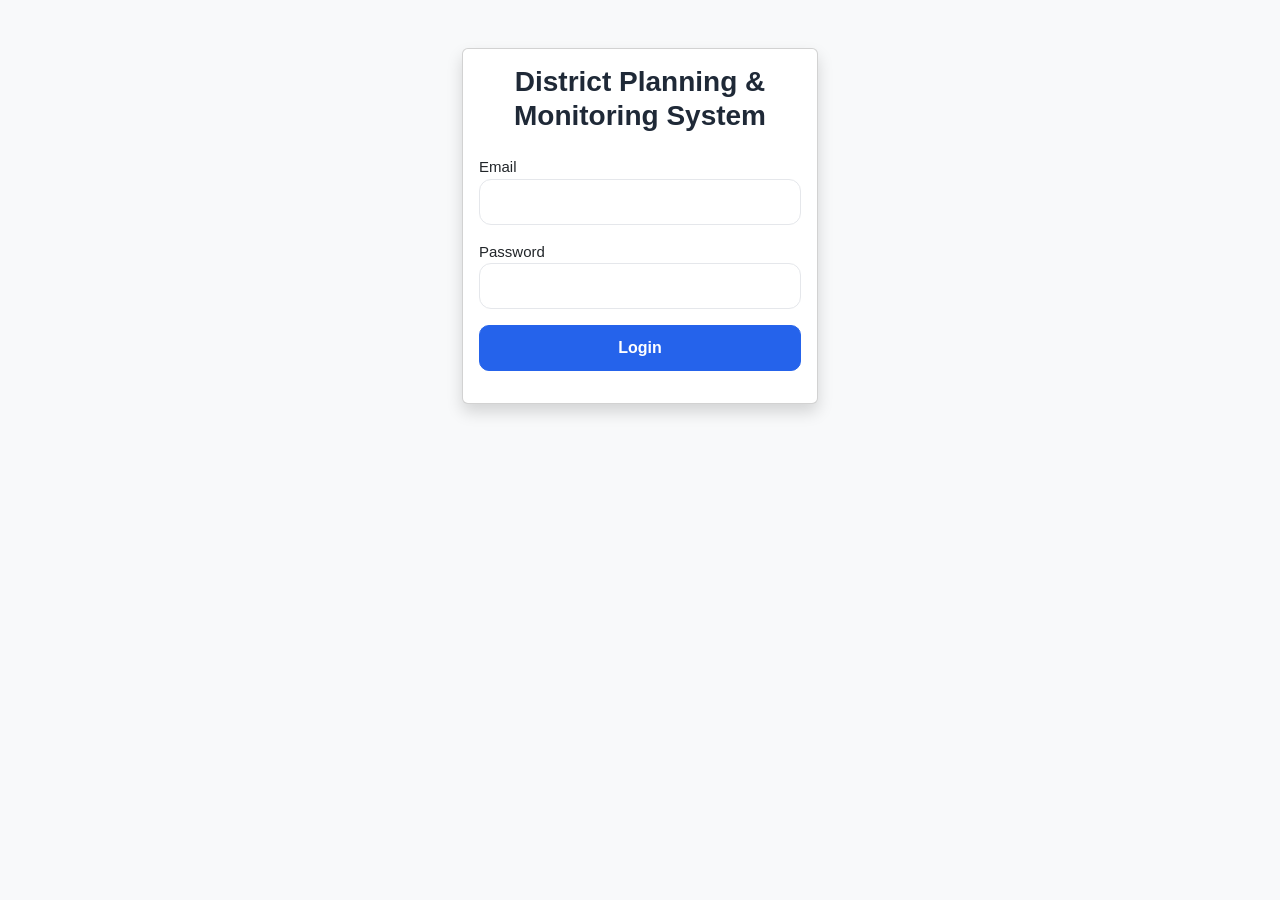
<file: login.html>
<!DOCTYPE html>
<html lang="en">

<head>

<meta charset="UTF-8">

<meta name="viewport"
content="width=device-width, initial-scale=1">

<title>Login</title>

<link href="https://cdn.jsdelivr.net/npm/bootstrap@5.3.3/dist/css/bootstrap.min.css"
rel="stylesheet">

<link href="css/style.css"
rel="stylesheet">

</head>

<body class="bg-light">

<div class="container">

<div class="row justify-content-center mt-5">

<div class="col-md-4">

<div class="card shadow">

<div class="card-body">

<h3 class="text-center mb-4">

District Planning &
Monitoring System

</h3>

<form id="loginForm">

<div class="mb-3">

<label>Email</label>

<input
type="email"
id="email"
class="form-control"
required>

</div>

<div class="mb-3">

<label>Password</label>

<input
type="password"
id="password"
class="form-control"
required>

</div>

<button
class="btn btn-primary w-100">

Login

</button>

</form>

<div
id="error"
class="text-danger mt-3">

</div>

</div>

</div>

</div>

</div>

</div>

<script type="module">

import { login } from "./js/auth.js";

const form=document.getElementById("loginForm");

form.addEventListener("submit",async(e)=>{

e.preventDefault();

try{

await login(

email.value,

password.value

);

window.location = "pages/dashboard.html";

}catch(err){

error.innerText=err.message;

}

});

</script>

</body>

</html>
</file>
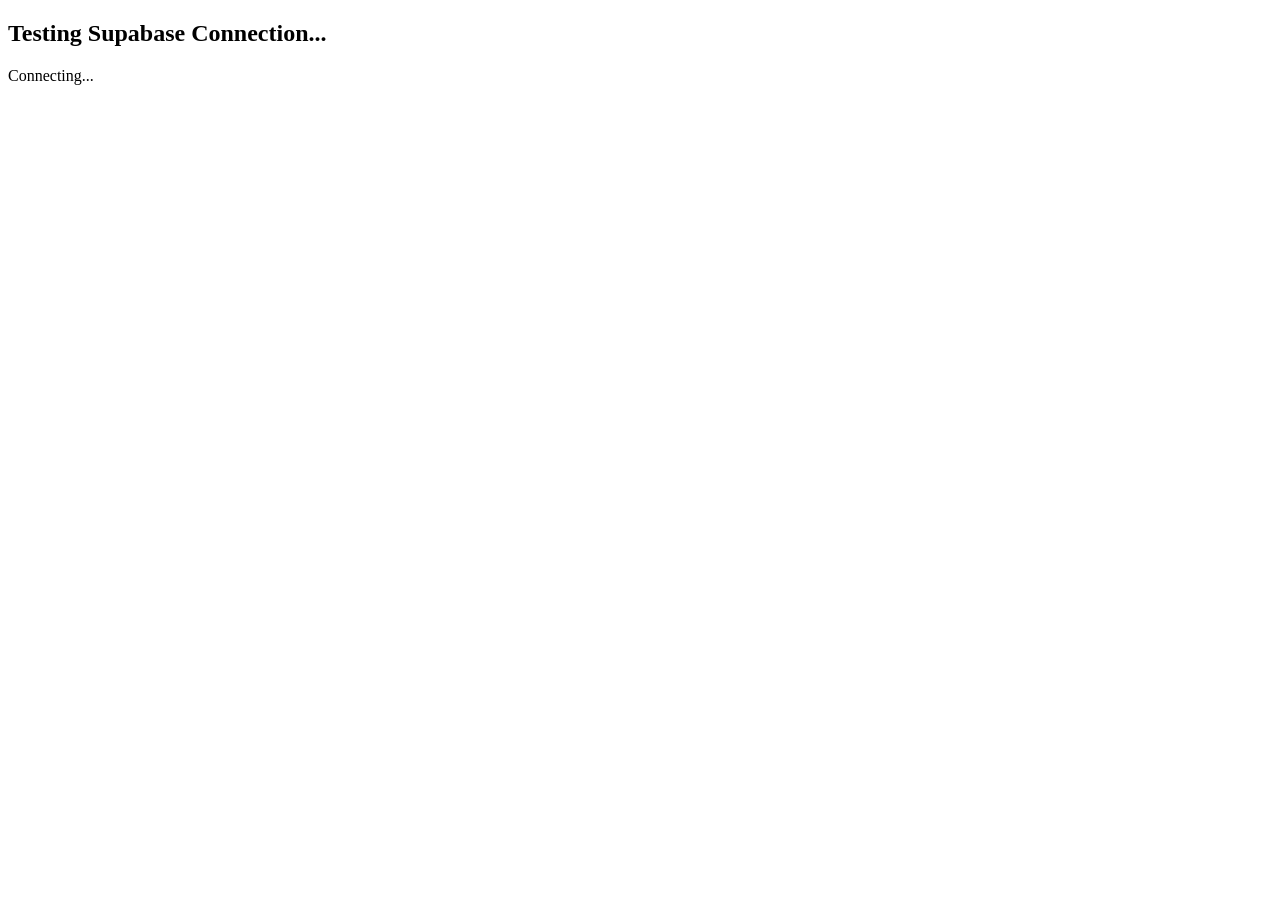
<file: test.html>
<!DOCTYPE html>
<html>
<head>
    <title>DPMS Connection Test</title>
</head>
<body>

<h2>Testing Supabase Connection...</h2>

<p id="result">Connecting...</p>

<script type="module">

import { supabase } from "./js/supabase.js";

const { data, error } = await supabase.auth.getSession();

if(error){

    document.getElementById("result").innerHTML =
        "❌ Connection Failed<br><br>" + error.message;

}else{

    document.getElementById("result").innerHTML =
        "✅ Connected Successfully";

}

</script>

</body>
</html>
</file>
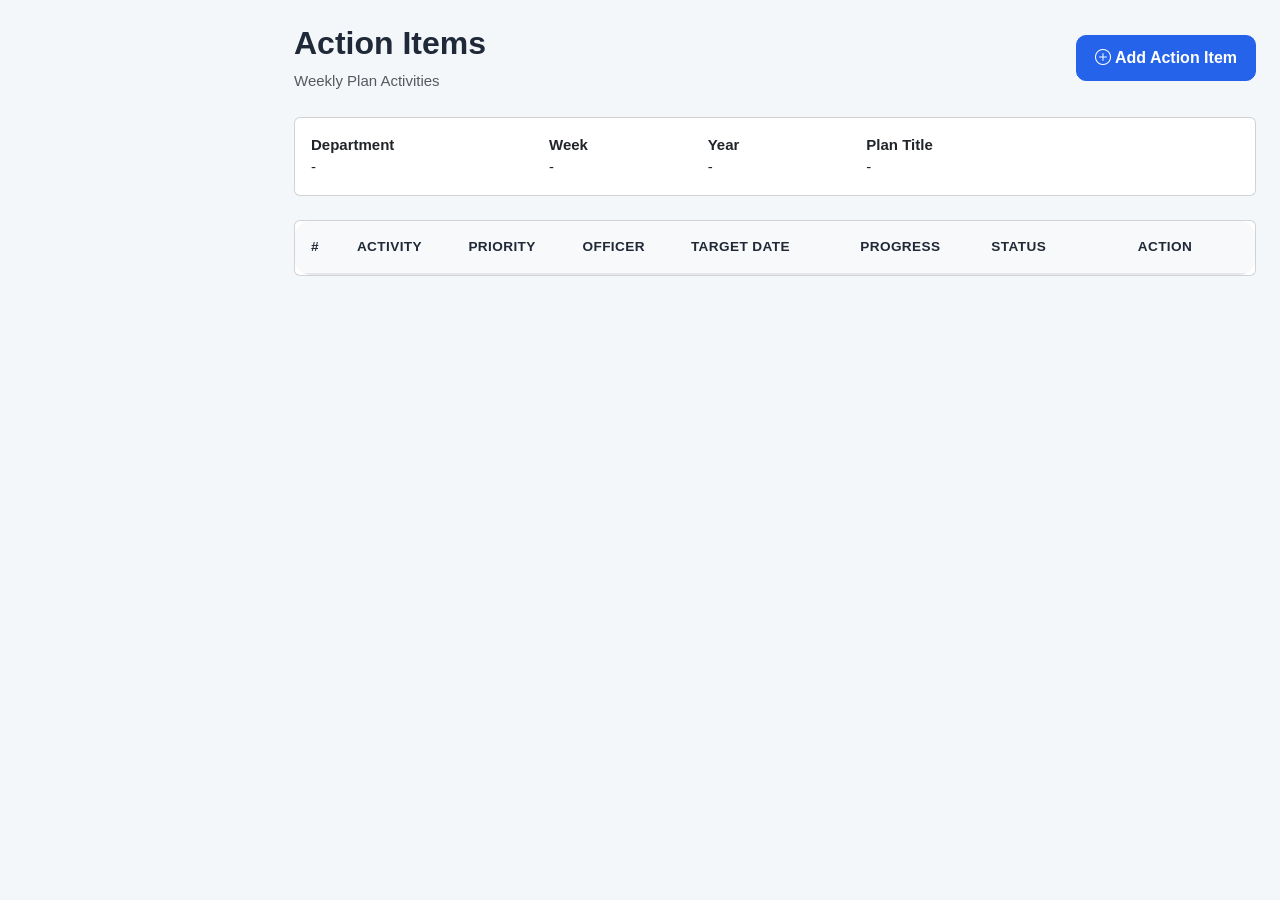
<file: pages/action-items.html>
<!DOCTYPE html>
<html lang="en">

<head>

    <meta charset="UTF-8">

    <meta name="viewport"
          content="width=device-width, initial-scale=1.0">

    <title>Action Items | DPMS</title>

    <!-- Bootstrap -->

    <link
        href="https://cdn.jsdelivr.net/npm/bootstrap@5.3.3/dist/css/bootstrap.min.css"
        rel="stylesheet">

    <link
        href="https://cdn.jsdelivr.net/npm/bootstrap-icons@1.11.3/font/bootstrap-icons.css"
        rel="stylesheet">

    <!-- CSS -->

    <link rel="stylesheet" href="../css/style.css">

    <link rel="stylesheet" href="../css/dashboard.css">

    <link rel="stylesheet" href="../css/action-items.css">

</head>

<body>

<div class="wrapper">

    <!-- Sidebar -->

    <div id="sidebar-container"></div>

    <!-- Main -->

    <div class="main-content">

        <!-- Navbar -->

        <div id="navbar-container"></div>

        <div class="container-fluid p-4">

            <!-- Page Header -->

            <div class="d-flex justify-content-between align-items-center mb-4">

                <div>

                    <h2 class="fw-bold">

                        Action Items

                    </h2>

                    <p class="text-muted mb-0">

                        Weekly Plan Activities

                    </p>

                </div>

                <button
                    class="btn btn-primary"
                    id="btnAddItem">

                    <i class="bi bi-plus-circle"></i>

                    Add Action Item

                </button>

            </div>

            <!-- Weekly Plan Details -->

            <div class="card mb-4">

                <div class="card-body">

                    <div class="row">

                        <div class="col-md-3">

                            <strong>Department</strong>

                            <div id="planDepartment">

                                -

                            </div>

                        </div>

                        <div class="col-md-2">

                            <strong>Week</strong>

                            <div id="planWeek">

                                -

                            </div>

                        </div>

                        <div class="col-md-2">

                            <strong>Year</strong>

                            <div id="planYear">

                                -

                            </div>

                        </div>

                        <div class="col-md-5">

                            <strong>Plan Title</strong>

                            <div id="planTitle">

                                -

                            </div>

                        </div>

                    </div>

                </div>

            </div>

            <!-- Table -->

            <div class="card">

                <div class="table-responsive">

                    <table class="table table-hover align-middle mb-0">

                        <thead class="table-light">

                        <tr>

                            <th>#</th>

                            <th>Activity</th>

                            <th>Priority</th>

                            <th>Officer</th>

                            <th>Target Date</th>

                            <th class="text-center" style="width:150px;">
    Progress
</th>

                            <th>Status</th>

                            <th class="text-center" style="width:180px;">

    Action

</th>

                        </tr>

                        </thead>

                        <tbody id="itemsTableBody">

                        </tbody>

                    </table>

                </div>

            </div>

        </div>

    </div>

</div>

<!-- Modal -->

<div
    class="modal fade"
    id="itemModal"
    tabindex="-1">

    <div class="modal-dialog modal-xl">

        <div class="modal-content">

            <form id="itemForm">

                <div class="modal-header">

                    <h5>

                        Action Item

                    </h5>

                    <button
                        class="btn-close"
                        data-bs-dismiss="modal">

                    </button>

                </div>

                <div class="modal-body">

                    <input
                        type="hidden"
                        id="itemId">

                    <div class="row">

                        <div class="col-md-6 mb-3">

                            <label>

                                Activity Title

                            </label>

                            <input
                                id="activityTitle"
                                class="form-control"
                                required>

                        </div>

                        <div class="col-md-6 mb-3">

                            <label>

                                Responsible Officer

                            </label>

                            <input
                                id="responsibleOfficer"
                                class="form-control"
                                required>

                        </div>

                    </div>

                    <div class="mb-3">

                        <label>

                            Activity Description

                        </label>

                        <textarea
                            id="activityDescription"
                            rows="4"
                            class="form-control"></textarea>

                    </div>

                    <div class="row">

                        <div class="col-md-3 mb-3">

                            <label>

                                Priority

                            </label>

                            <select
                                id="priority"
                                class="form-select">

                                <option>High</option>

                                <option>Medium</option>

                                <option>Low</option>

                            </select>

                        </div>

                        <div class="col-md-3 mb-3">

                            <label>

                                Target Date

                            </label>

                            <input
                                type="date"
                                id="targetDate"
                                class="form-control">

                        </div>

                        <div class="col-md-3 mb-3">

                            <label>

                                Progress %

                            </label>

                            <input
                                type="number"
                                id="progress"
                                min="0"
                                max="100"
                                class="form-control">

                        </div>

                        <div class="col-md-3 mb-3">

                            <label>

                                Status

                            </label>

                            <select
                                id="status"
                                class="form-select">

                                <option>Planned</option>

                                

                                <option>Completed</option>

                                <option>Cancelled</option>

                            </select>

                        </div>

                    </div>

                    <div class="mb-3">

                        <label>

                            Remarks

                        </label>

                        <textarea
                            id="remarks"
                            rows="3"
                            class="form-control"></textarea>

                    </div>

                </div>

                <div class="modal-footer">

                    <button
                        type="button"
                        class="btn btn-secondary"
                        data-bs-dismiss="modal">

                        Cancel

                    </button>

                    <button
                        class="btn btn-success">

                        Save

                    </button>

                </div>

            </form>

        </div>

    </div>

</div>

<script
    src="https://cdn.jsdelivr.net/npm/bootstrap@5.3.3/dist/js/bootstrap.bundle.min.js">
</script>

<script
    type="module"
    src="../js/action-items.js">
</script>

</body>

</html>
</file>
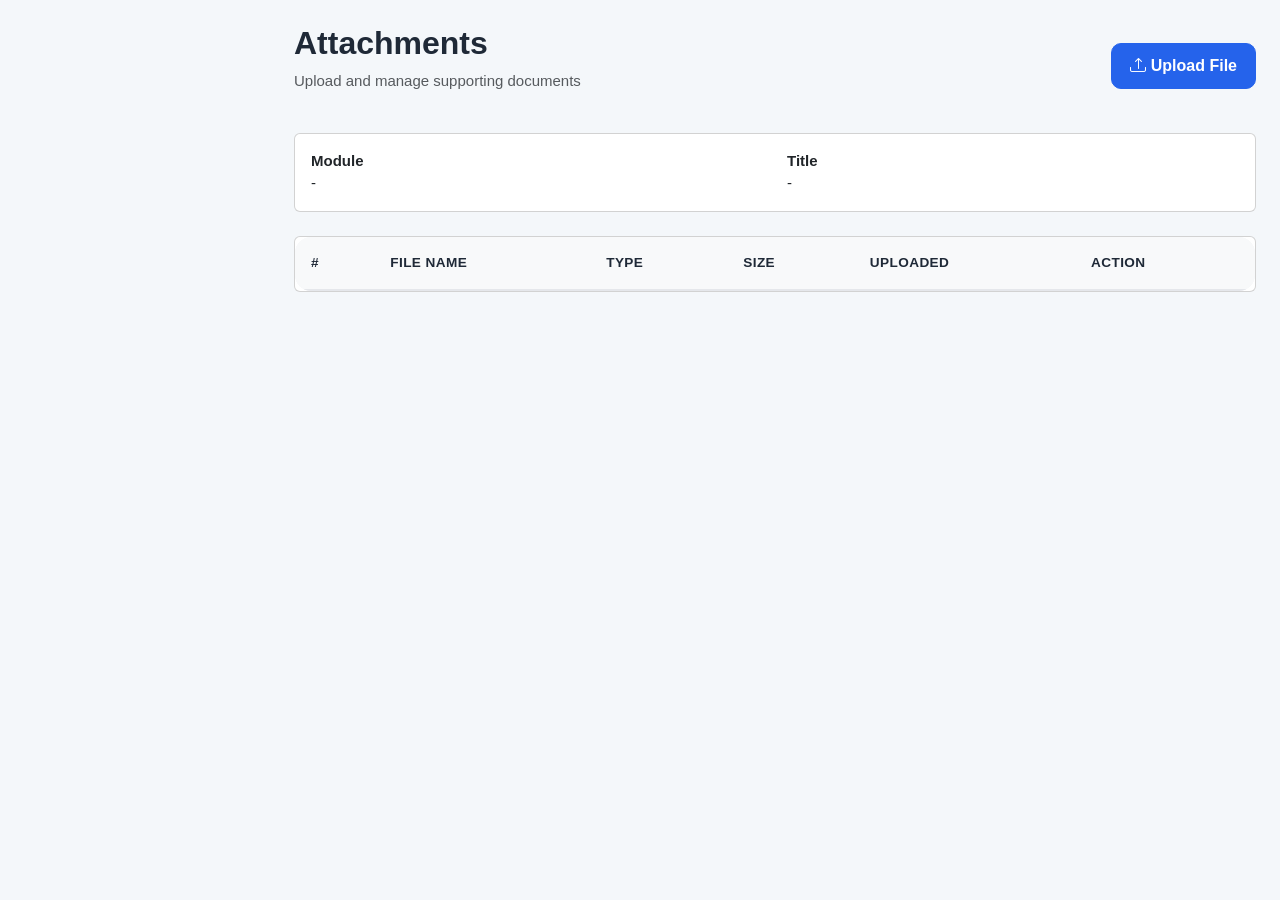
<file: pages/attachments.html>
<!DOCTYPE html>
<html lang="en">

<head>

    <meta charset="UTF-8">
    <meta name="viewport" content="width=device-width, initial-scale=1.0">

    <title>Attachments | DPMS</title>

    <link href="https://cdn.jsdelivr.net/npm/bootstrap@5.3.3/dist/css/bootstrap.min.css"
          rel="stylesheet">

    <link href="https://cdn.jsdelivr.net/npm/bootstrap-icons@1.11.3/font/bootstrap-icons.css"
          rel="stylesheet">

    <link href="../css/style.css" rel="stylesheet">
    <link href="../css/dashboard.css" rel="stylesheet">
    <link href="../css/attachments.css" rel="stylesheet">

</head>

<body>

<div class="wrapper">

    <div id="sidebar-container"></div>

    <div class="main-content">

        <div id="navbar-container"></div>

        <div class="container-fluid p-4">

            <div class="d-flex justify-content-between align-items-center mb-4">

                <div>

                    <h2 class="fw-bold">

                        Attachments

                    </h2>

                    <p class="text-muted">

                        Upload and manage supporting documents

                    </p>

                </div>

                <button
                    class="btn btn-primary"
                    id="btnUpload">

                    <i class="bi bi-upload"></i>

                    Upload File

                </button>

            </div>

            <!-- Parent Information -->

            <div class="card mb-4">

                <div class="card-body">

                    <div class="row">

                        <div class="col-md-6">

                            <strong>Module</strong>

                            <div id="parentModule">

                                -

                            </div>

                        </div>

                        <div class="col-md-6">

                            <strong>Title</strong>

                            <div id="parentTitle">

                                -

                            </div>

                        </div>

                    </div>

                </div>

            </div>

            <!-- Files -->

            <div class="card">

                <div class="table-responsive">

                    <table class="table table-hover align-middle mb-0">

                        <thead class="table-light">

                        <tr>

                            <th>#</th>

                            <th>File Name</th>

                            <th>Type</th>

                            <th>Size</th>

                            <th>Uploaded</th>

                            <th width="180">

                                Action

                            </th>

                        </tr>

                        </thead>

                        <tbody id="attachmentTable">

                        </tbody>

                    </table>

                </div>

            </div>

        </div>

    </div>

</div>

<!-- Upload Modal -->

<div
class="modal fade"
id="uploadModal"
tabindex="-1">

<div class="modal-dialog">

<div class="modal-content">

<form id="uploadForm">

<div class="modal-header">

<h5>

Upload Attachment

</h5>

<button
class="btn-close"
data-bs-dismiss="modal">

</button>

</div>

<div class="modal-body">

<div class="mb-3">

<label>

Attachment Type

</label>

<select
id="attachmentType"
class="form-select">

<option value="planning">

Planning Document

</option>

<option value="progress">

Progress Report

</option>

<option value="photo">

Activity Photo

</option>

</select>

</div>

<div class="mb-3">

<label>

Choose File

</label>

<input
type="file"
id="attachmentFile"
class="form-control"
required>

</div>

</div>

<div class="modal-footer">

<button
type="button"
class="btn btn-secondary"
data-bs-dismiss="modal">

Cancel

</button>

<button
class="btn btn-success">

Upload

</button>

</div>

</form>

</div>

</div>

</div>

<script src="https://cdn.jsdelivr.net/npm/bootstrap@5.3.3/dist/js/bootstrap.bundle.min.js"></script>

<script type="module"
src="../js/attachments.js"></script>

</body>

</html>
</file>
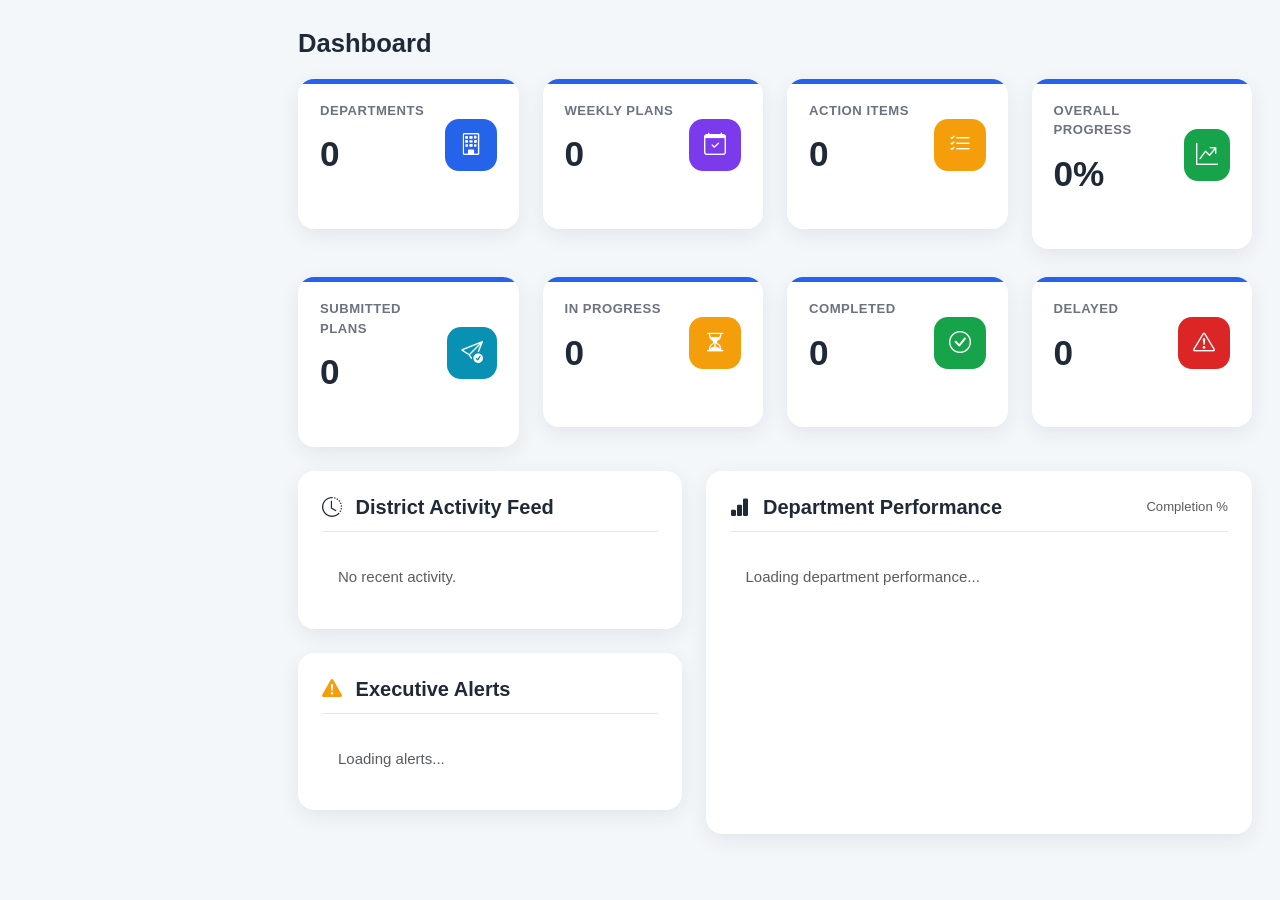
<file: pages/dashboard.html>
<!DOCTYPE html>
<html lang="en">

<head>

    <meta charset="UTF-8">
    <meta name="viewport" content="width=device-width, initial-scale=1.0">

    <title>DPMS Dashboard</title>

    <link href="https://cdn.jsdelivr.net/npm/bootstrap@5.3.3/dist/css/bootstrap.min.css" rel="stylesheet">

    <link href="https://cdn.jsdelivr.net/npm/bootstrap-icons@1.11.3/font/bootstrap-icons.css" rel="stylesheet">

    <link href="../css/style.css" rel="stylesheet">

</head>

<body>

<div class="wrapper">

    <!-- Sidebar -->

    <div id="sidebar-container"></div>

    <!-- Main Content -->

    <div class="main-content">

        <!-- Navbar -->

        <div id="navbar-container"></div>

        <!-- Page -->

        <div class="page-content">

            <div class="page-toolbar">

                <h2 class="page-title mb-0">

                    Dashboard

                </h2>

            </div>

            <!-- ================= KPI ROW 1 ================= -->

            <div class="row g-4">

                <div class="col-xl-3 col-md-6">

                    <div class="dashboard-card">

                        <div class="card-body">

                            <div class="dashboard-card-header">

                                <div>

                                    <div class="dashboard-label">

                                        Departments

                                    </div>

                                    <div class="dashboard-number"

                                        id="departmentCount">

                                        0

                                    </div>

                                </div>

                                <div class="dashboard-icon icon-blue">

                                    <i class="bi bi-building"></i>

                                </div>

                            </div>

                        </div>

                    </div>

                </div>

                <div class="col-xl-3 col-md-6">

                    <div class="dashboard-card">

                        <div class="card-body">

                            <div class="dashboard-card-header">

                                <div>

                                    <div class="dashboard-label">

                                        Weekly Plans

                                    </div>

                                    <div class="dashboard-number"

                                        id="planCount">

                                        0

                                    </div>

                                </div>

                                <div class="dashboard-icon icon-purple">

                                    <i class="bi bi-calendar-check"></i>

                                </div>

                            </div>

                        </div>

                    </div>

                </div>

                <div class="col-xl-3 col-md-6">

                    <div class="dashboard-card">

                        <div class="card-body">

                            <div class="dashboard-card-header">

                                <div>

                                    <div class="dashboard-label">

                                        Action Items

                                    </div>

                                    <div class="dashboard-number"

                                        id="activityCount">

                                        0

                                    </div>

                                </div>

                                <div class="dashboard-icon icon-orange">

                                    <i class="bi bi-list-check"></i>

                                </div>

                            </div>

                        </div>

                    </div>

                </div>

                <div class="col-xl-3 col-md-6">

                    <div class="dashboard-card">

                        <div class="card-body">

                            <div class="dashboard-card-header">

                                <div>

                                    <div class="dashboard-label">

                                        Overall Progress

                                    </div>

                                    <div class="dashboard-number"

                                        id="completionPercent">

                                        0%

                                    </div>

                                </div>

                                <div class="dashboard-icon icon-green">

                                    <i class="bi bi-graph-up-arrow"></i>

                                </div>

                            </div>

                        </div>

                    </div>

                </div>

            </div>

            <!-- ================= KPI ROW 2 ================= -->

            <div class="row g-4 mt-1">

                <div class="col-xl-3 col-md-6">

                    <div class="dashboard-card">

                        <div class="card-body">

                            <div class="dashboard-card-header">

                                <div>

                                    <div class="dashboard-label">

                                        Submitted Plans

                                    </div>

                                    <div class="dashboard-number"

                                        id="submittedPlans">

                                        0

                                    </div>

                                </div>

                                <div class="dashboard-icon icon-cyan">

                                    <i class="bi bi-send-check"></i>

                                </div>

                            </div>

                        </div>

                    </div>

                </div>

                <div class="col-xl-3 col-md-6">

                    <div class="dashboard-card">

                        <div class="card-body">

                            <div class="dashboard-card-header">

                                <div>

                                    <div class="dashboard-label">

                                        In Progress

                                    </div>

                                    <div class="dashboard-number"

                                        id="inProgressCount">

                                        0

                                    </div>

                                </div>

                                <div class="dashboard-icon icon-orange">

                                    <i class="bi bi-hourglass-split"></i>

                                </div>

                            </div>

                        </div>

                    </div>

                </div>

                <div class="col-xl-3 col-md-6">

                    <div class="dashboard-card">

                        <div class="card-body">

                            <div class="dashboard-card-header">

                                <div>

                                    <div class="dashboard-label">

                                        Completed

                                    </div>

                                    <div class="dashboard-number"

                                        id="completedCount">

                                        0

                                    </div>

                                </div>

                                <div class="dashboard-icon icon-green">

                                    <i class="bi bi-check-circle"></i>

                                </div>

                            </div>

                        </div>

                    </div>

                </div>

                <div class="col-xl-3 col-md-6">

                    <div class="dashboard-card">

                        <div class="card-body">

                            <div class="dashboard-card-header">

                                <div>

                                    <div class="dashboard-label">

                                        Delayed

                                    </div>

                                    <div class="dashboard-number"

                                        id="delayedCount">

                                        0

                                    </div>

                                </div>

                                <div class="dashboard-icon icon-red">

                                    <i class="bi bi-exclamation-triangle"></i>

                                </div>

                            </div>

                        </div>

                    </div>

                </div>

            </div>

            <!-- ================= MAIN DASHBOARD STARTS HERE ================= -->

                        <div class="row mt-4">

                <!-- LEFT COLUMN -->

                <div class="col-lg-5">

                    <!-- District Activity Feed -->

                    <div class="dashboard-panel mb-4">

                        <div class="dashboard-panel-header">

                            <h5>

                                <i class="bi bi-clock-history me-2"></i>

                                District Activity Feed

                            </h5>

                        </div>

                        <div id="activityFeed" class="p-3">

                            <div class="text-muted">

                                No recent activity.

                            </div>

                        </div>

                    </div>

                    <!-- Executive Alerts -->

                    <div class="dashboard-panel">

                        <div class="dashboard-panel-header">

                            <h5>

                                <i class="bi bi-exclamation-triangle-fill text-warning me-2"></i>

                                Executive Alerts

                            </h5>

                        </div>

                        <div id="executiveAlerts" class="p-3">

                            <div class="text-muted">

                                Loading alerts...

                            </div>

                        </div>

                    </div>

                </div>

                <!-- RIGHT COLUMN -->

                <div class="col-lg-7">

                    <div class="dashboard-panel h-100">

                        <div class="dashboard-panel-header">

                            <div class="d-flex justify-content-between align-items-center w-100">

                                <h5 class="mb-0">

                                    <i class="bi bi-bar-chart-fill me-2"></i>

                                    Department Performance

                                </h5>

                                <small class="text-muted">

                                    Completion %

                                </small>

                            </div>

                        </div>

                        <div id="departmentPerformance" class="p-3">

                            <div class="text-muted">

                                Loading department performance...

                            </div>

                        </div>

                    </div>

                </div>

            </div>

        </div>

    </div>

</div>

<script type="module" src="../js/dashboard.js"></script>

</body>

</html>
</file>
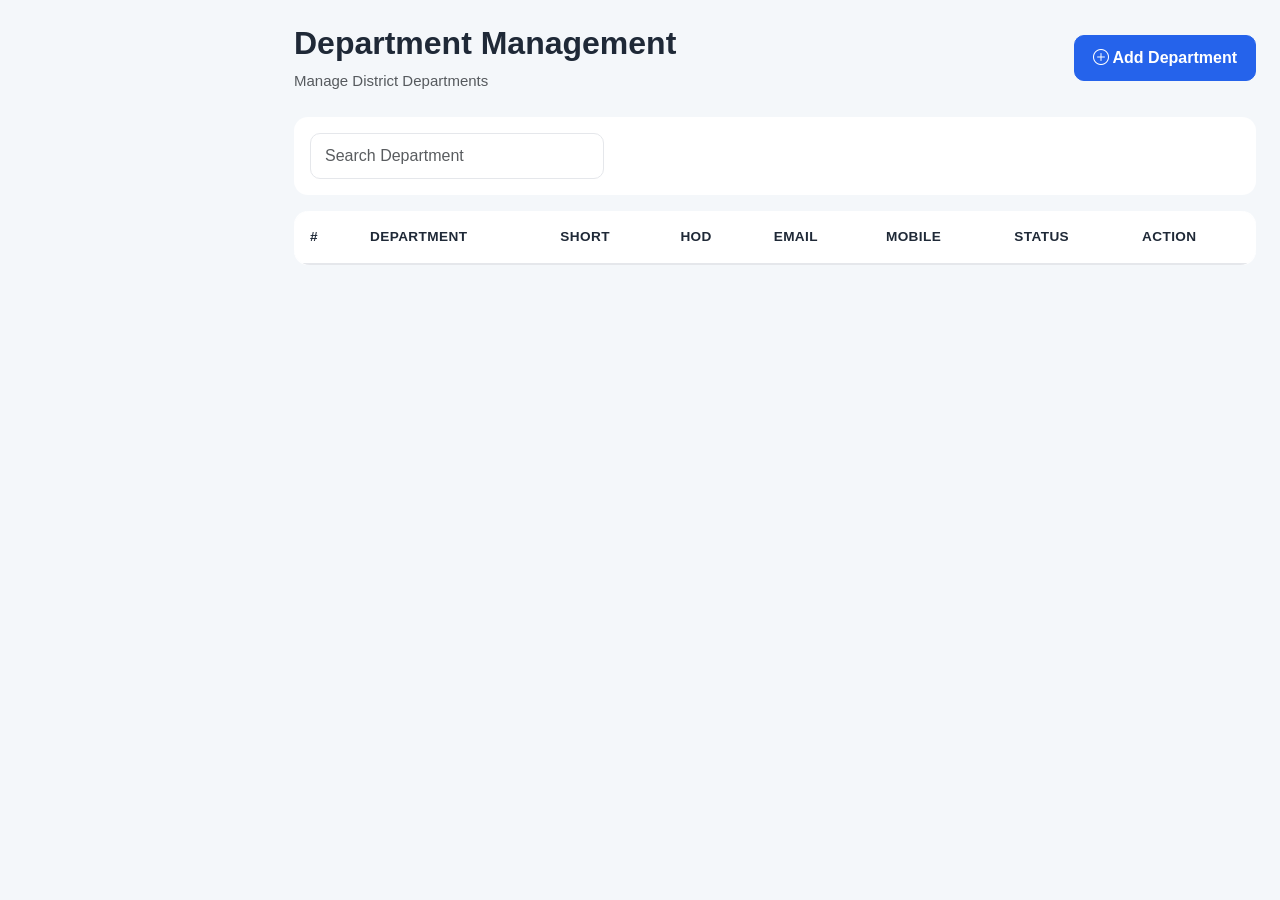
<file: pages/departments.html>
<!DOCTYPE html>
<html lang="en">

<head>

    <meta charset="UTF-8">

    <meta name="viewport"
          content="width=device-width, initial-scale=1.0">

    <title>Departments | DPMS</title>

    <!-- Bootstrap -->

    <link href="https://cdn.jsdelivr.net/npm/bootstrap@5.3.3/dist/css/bootstrap.min.css"
          rel="stylesheet">

    <link href="https://cdn.jsdelivr.net/npm/bootstrap-icons@1.11.3/font/bootstrap-icons.css"
          rel="stylesheet">

    <!-- CSS -->

    <link rel="stylesheet" href="../css/style.css">

    <link rel="stylesheet" href="../css/dashboard.css">

    <link rel="stylesheet" href="../css/departments.css">

</head>

<body>

<div class="wrapper">

    <!-- Sidebar -->

    <div id="sidebar-container"></div>

    <!-- Main -->

    <div class="main-content">

        <!-- Navbar -->

        <div id="navbar-container"></div>

        <div class="container-fluid p-4">

            <div class="d-flex justify-content-between align-items-center mb-4">

                <div>

                    <h2 class="fw-bold">

                        Department Management

                    </h2>

                    <p class="text-muted mb-0">

                        Manage District Departments

                    </p>

                </div>

                <button
                        class="btn btn-primary"
                        id="btnAddDepartment">

                    <i class="bi bi-plus-circle"></i>

                    Add Department

                </button>

            </div>

            <!-- Search -->

            <div class="card mb-3">

                <div class="card-body">

                    <div class="row">

                        <div class="col-md-4">

                            <input
                                    id="txtSearch"

                                    class="form-control"

                                    placeholder="Search Department">

                        </div>

                    </div>

                </div>

            </div>

            <!-- Table -->

            <div class="card">

                <div class="table-responsive">

                    <table class="table table-hover align-middle mb-0">

                        <thead>

                        <tr>

                            <th width="60">

                                #

                            </th>

                            <th>

                                Department

                            </th>

                            <th>

                                Short

                            </th>

                            <th>

                                HOD

                            </th>

                            <th>

                                Email

                            </th>

                            <th>

                                Mobile

                            </th>

                            <th>

                                Status

                            </th>

                            <th width="130">

                                Action

                            </th>

                        </tr>

                        </thead>

                        <tbody
                                id="departmentTableBody">

                        </tbody>

                    </table>

                </div>

            </div>

        </div>

    </div>

</div>

<!-- Modal -->

<div
        class="modal fade"

        id="departmentModal"

        tabindex="-1">

    <div class="modal-dialog modal-lg">

        <div class="modal-content">

            <form
                    id="departmentForm">

                <div class="modal-header">

                    <h5>

                        Department

                    </h5>

                    <button

                            class="btn-close"

                            data-bs-dismiss="modal">

                    </button>

                </div>

                <div class="modal-body">

                    <input
                            type="hidden"

                            id="departmentId">

                    <div class="row">

                        <div class="col-md-6 mb-3">

                            <label>

                                Department Name

                            </label>

                            <input

                                    id="departmentName"

                                    class="form-control"

                                    required>

                        </div>

                        <div class="col-md-6 mb-3">

                            <label>

                                Short Name

                            </label>

                            <input

                                    id="shortName"

                                    class="form-control">

                        </div>

                        <div class="col-md-6 mb-3">

                            <label>

                                HOD Name

                            </label>

                            <input

                                    id="hodName"

                                    class="form-control">

                        </div>

                        <div class="col-md-6 mb-3">

                            <label>

                                Email

                            </label>

                            <input

                                    id="hodEmail"

                                    type="email"

                                    class="form-control">

                        </div>

                        <div class="col-md-6 mb-3">

                            <label>

                                Mobile

                            </label>

                            <input

                                    id="hodMobile"

                                    class="form-control">

                        </div>

                        <div class="col-md-6 mb-3">

                            <label>

                                Status

                            </label>

                            <select

                                    id="isActive"

                                    class="form-select">

                                <option value="true">

                                    Active

                                </option>

                                <option value="false">

                                    Inactive

                                </option>

                            </select>

                        </div>

                    </div>

                </div>

                <div class="modal-footer">

                    <button

                            type="button"

                            class="btn btn-secondary"

                            data-bs-dismiss="modal">

                        Cancel

                    </button>

                    <button

                            class="btn btn-primary">

                        Save

                    </button>

                </div>

            </form>

        </div>

    </div>

</div>

<script src="https://cdn.jsdelivr.net/npm/bootstrap@5.3.3/dist/js/bootstrap.bundle.min.js"></script>

<script type="module"
        src="../js/departments.js"></script>

</body>

</html>
</file>
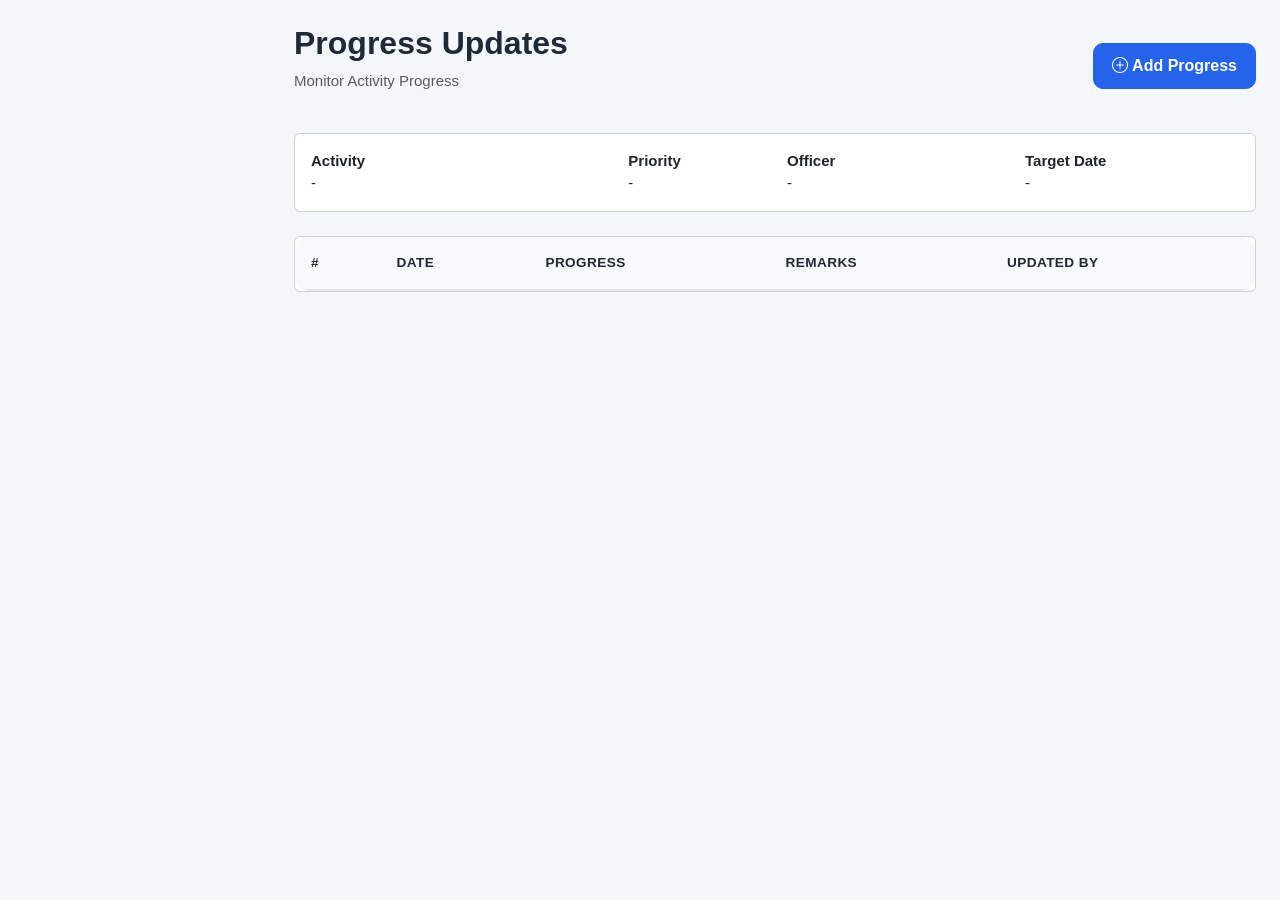
<file: pages/progress-updates.html>
<!DOCTYPE html>
<html lang="en">

<head>

    <meta charset="UTF-8">

    <meta name="viewport"
          content="width=device-width, initial-scale=1.0">

    <title>Progress Updates | DPMS</title>

    <!-- Bootstrap -->

    <link
        href="https://cdn.jsdelivr.net/npm/bootstrap@5.3.3/dist/css/bootstrap.min.css"
        rel="stylesheet">

    <link
        href="https://cdn.jsdelivr.net/npm/bootstrap-icons@1.11.3/font/bootstrap-icons.css"
        rel="stylesheet">

    <!-- CSS -->

    <link rel="stylesheet" href="../css/style.css">

    <link rel="stylesheet" href="../css/dashboard.css">

    <link rel="stylesheet" href="../css/progress-updates.css">

</head>

<body>

<div class="wrapper">

    <!-- Sidebar -->

    <div id="sidebar-container"></div>

    <!-- Main -->

    <div class="main-content">

        <!-- Navbar -->

        <div id="navbar-container"></div>

        <div class="container-fluid p-4">

            <!-- Header -->

            <div class="d-flex justify-content-between align-items-center mb-4">

                <div>

                    <h2 class="fw-bold">

                        Progress Updates

                    </h2>

                    <p class="text-muted">

                        Monitor Activity Progress

                    </p>

                </div>

                <button
                    class="btn btn-primary"
                    id="btnAddProgress">

                    <i class="bi bi-plus-circle"></i>

                    Add Progress

                </button>

            </div>

            <!-- Activity Details -->

            <div class="card mb-4">

                <div class="card-body">

                    <div class="row">

                        <div class="col-md-4">

                            <strong>Activity</strong>

                            <div id="activityTitle">

                                -

                            </div>

                        </div>

                        <div class="col-md-2">

                            <strong>Priority</strong>

                            <div id="activityPriority">

                                -

                            </div>

                        </div>

                        <div class="col-md-3">

                            <strong>Officer</strong>

                            <div id="activityOfficer">

                                -

                            </div>

                        </div>

                        <div class="col-md-3">

                            <strong>Target Date</strong>

                            <div id="activityDate">

                                -

                            </div>

                        </div>

                    </div>

                </div>

            </div>

            <!-- Progress History -->

            <div class="card">

                <div class="table-responsive">

                    <table class="table table-hover align-middle mb-0">

                        <thead class="table-light">

                        <tr>

                            <th>#</th>

                            <th>Date</th>

                            <th>Progress</th>

                            <th>Remarks</th>

                            <th>Updated By</th>

                        </tr>

                        </thead>

                        <tbody id="progressTableBody">

                        </tbody>

                    </table>

                </div>

            </div>

        </div>

    </div>

</div>

<!-- Progress Modal -->

<div
    class="modal fade"
    id="progressModal"
    tabindex="-1">

    <div class="modal-dialog">

        <div class="modal-content">

            <form id="progressForm">

                <div class="modal-header">

                    <h5>

                        Add Progress Update

                    </h5>

                    <button
                        class="btn-close"
                        data-bs-dismiss="modal">

                    </button>

                </div>

                <div class="modal-body">

                    <input
                        type="hidden"
                        id="progressId">

                    <div class="mb-3">

                        <label>

                            Progress %

                        </label>

                        <input
                            type="number"
                            id="progress"
                            min="0"
                            max="100"
                            class="form-control"
                            required>

                    </div>

                    <div class="mb-3">

                        <label>

                            Remarks

                        </label>

                        <textarea
                            id="remarks"
                            rows="5"
                            class="form-control"
                            required></textarea>

                    </div>

                </div>

                <div class="modal-footer">

                    <button
                        class="btn btn-secondary"
                        data-bs-dismiss="modal"
                        type="button">

                        Cancel

                    </button>

                    <button
                        class="btn btn-success">

                        Save

                    </button>

                </div>

            </form>

        </div>

    </div>

</div>

<script
src="https://cdn.jsdelivr.net/npm/bootstrap@5.3.3/dist/js/bootstrap.bundle.min.js">
</script>

<script
type="module"
src="../js/progress-updates.js">
</script>

</body>

</html>
</file>
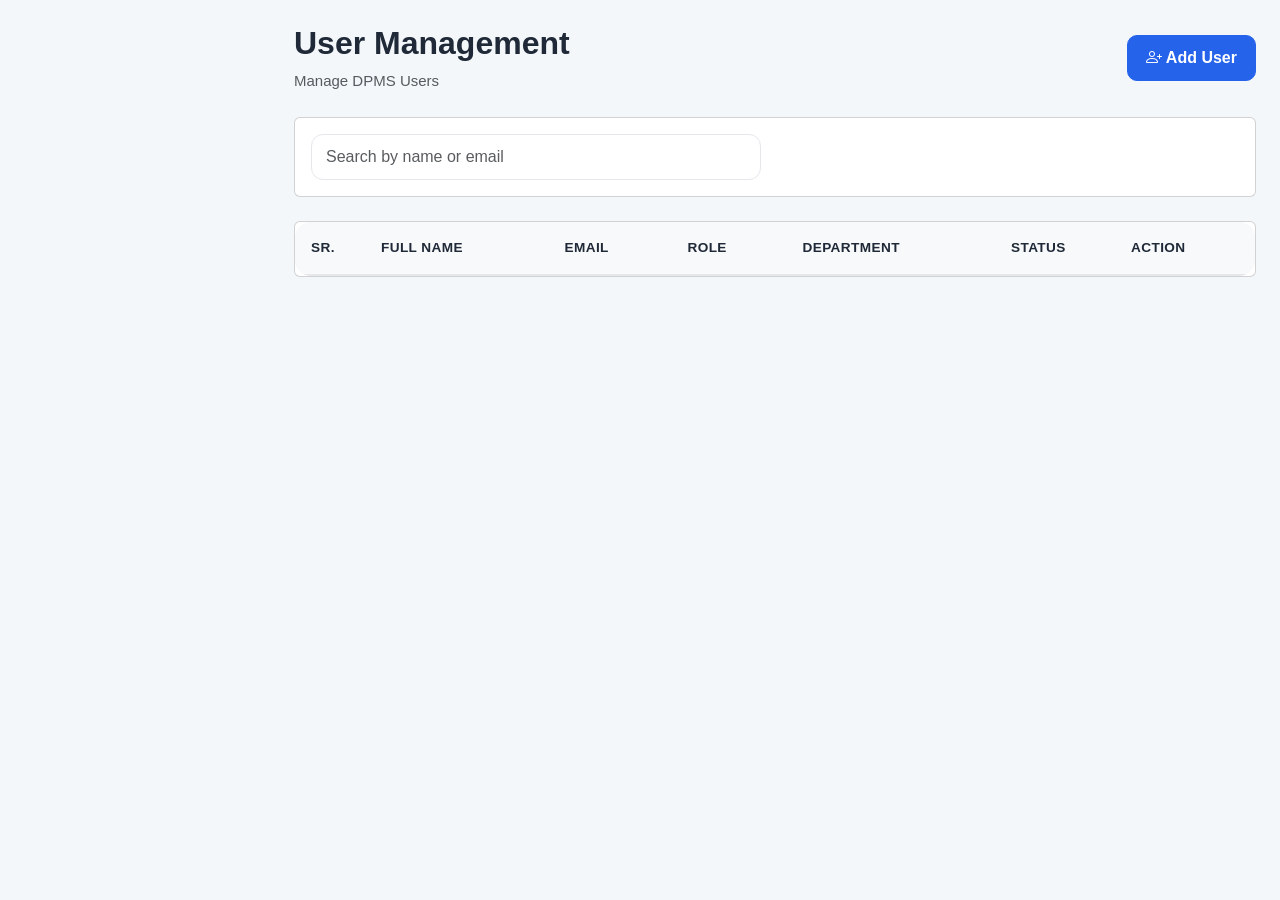
<file: pages/users.html>
<!DOCTYPE html>
<html lang="en">

<head>

    <meta charset="UTF-8">

    <meta name="viewport"
          content="width=device-width, initial-scale=1.0">

    <title>User Management | DPMS</title>

    <link href="https://cdn.jsdelivr.net/npm/bootstrap@5.3.3/dist/css/bootstrap.min.css"
          rel="stylesheet">

    <link href="https://cdn.jsdelivr.net/npm/bootstrap-icons@1.11.3/font/bootstrap-icons.css"
          rel="stylesheet">

    <link href="../css/style.css"
          rel="stylesheet">

    <link href="../css/dashboard.css"
          rel="stylesheet">

    <link href="../css/users.css"
          rel="stylesheet">

</head>

<body>

<div class="wrapper">

    <!-- Sidebar -->

    <div id="sidebar-container"></div>

    <!-- Main -->

    <div class="main-content">

        <!-- Navbar -->

        <div id="navbar-container"></div>

        <div class="container-fluid p-4">

            <!-- Page Header -->

            <div class="d-flex justify-content-between align-items-center mb-4">

                <div>

                    <h2 class="fw-bold">

                        User Management

                    </h2>

                    <p class="text-muted mb-0">

                        Manage DPMS Users

                    </p>

                </div>

                <button
                        id="btnAddUser"
                        class="btn btn-primary">

                    <i class="bi bi-person-plus"></i>

                    Add User

                </button>

            </div>

            <!-- Search -->

            <div class="card mb-4">

                <div class="card-body">

                    <div class="row">

                        <div class="col-md-6">

                            <input
                                    type="text"
                                    id="searchUser"
                                    class="form-control"
                                    placeholder="Search by name or email">

                        </div>

                    </div>

                </div>

            </div>

            <!-- Users Table -->

            <div class="card">

                <div class="table-responsive">

                    <table
                            class="table table-hover align-middle mb-0">

                        <thead class="table-light">

                        <tr>

                            <th width="70">

                                Sr.

                            </th>

                            <th>

                                Full Name

                            </th>

                            <th>

                                Email

                            </th>

                            <th>

                                Role

                            </th>

                            <th>

                                Department

                            </th>

                            <th width="120">

                                Status

                            </th>

                            <th width="140">

                                Action

                            </th>

                        </tr>

                        </thead>

                        <tbody id="usersTableBody">

                        </tbody>

                    </table>

                </div>

            </div>

        </div>

    </div>

</div>

<!-- ===================================================== -->

<!-- USER MODAL -->

<!-- ===================================================== -->

<div
        class="modal fade"
        id="userModal"
        tabindex="-1">

    <div class="modal-dialog modal-lg">

        <div class="modal-content">

            <form id="userForm">

                <div class="modal-header">

                    <h5 class="modal-title">

                        User Details

                    </h5>

                    <button
                            type="button"
                            class="btn-close"
                            data-bs-dismiss="modal">

                    </button>

                </div>

                <div class="modal-body">

                    <input
                            type="hidden"
                            id="userId">

                    <div class="row">

                        <div class="col-md-6 mb-3">

                            <label class="form-label">

                                Full Name

                            </label>

                            <input
                                    type="text"
                                    id="fullName"
                                    class="form-control"
                                    required>

                        </div>

                        <div class="col-md-6 mb-3">

                            <label class="form-label">

                                Email

                            </label>

                            <input
                                    type="email"
                                    id="email"
                                    class="form-control"
                                    required>

                        </div>

                    </div>

                    <div class="row">

                        <div class="col-md-6 mb-3">

                            <label class="form-label">

                                Role

                            </label>

                            <select
                                    id="role"
                                    class="form-select">

                                <option value="SUPER_ADMIN">

                                    SUPER_ADMIN

                                </option>

                                <option value="DDO">

                                    DDO

                                </option>

                                <option value="HOD">

                                    HOD

                                </option>

                                <option value="OPERATOR">

                                    OPERATOR

                                </option>

                            </select>

                        </div>

                        <div class="col-md-6 mb-3">

                            <label class="form-label">

                                Department

                            </label>

                            <select
                                    id="department"
                                    class="form-select">

                            </select>

                        </div>

                    </div>

                    <div class="row">

                        <div class="col-md-6">

                            <label class="form-label">

                                Status

                            </label>

                            <select
                                    id="isActive"
                                    class="form-select">

                                <option value="true">

                                    Active

                                </option>

                                <option value="false">

                                    Inactive

                                </option>

                            </select>

                        </div>

                    </div>

                </div>

                <div class="modal-footer">

                    <button
                            type="button"
                            class="btn btn-secondary"
                            data-bs-dismiss="modal">

                        Cancel

                    </button>

                    <button
                            class="btn btn-success">

                        Save User

                    </button>

                </div>

            </form>

        </div>

    </div>

</div>

<script src="https://cdn.jsdelivr.net/npm/bootstrap@5.3.3/dist/js/bootstrap.bundle.min.js"></script>

<script type="module"
        src="../js/users.js"></script>

</body>

</html>
</file>
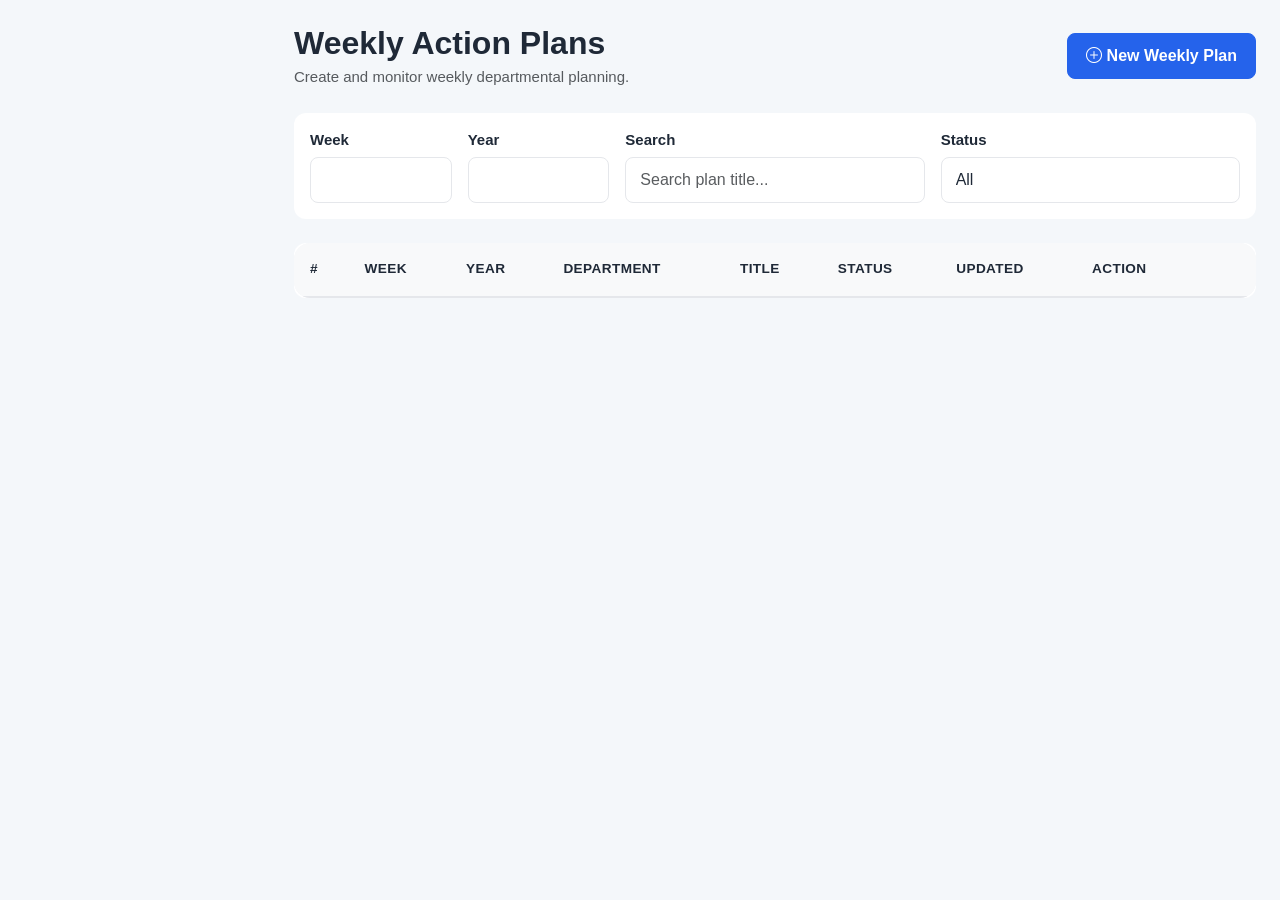
<file: pages/weekly-plans.html>
<!DOCTYPE html>
<html lang="en">

<head>

    <meta charset="UTF-8">
    <meta name="viewport" content="width=device-width, initial-scale=1.0">

    <title>Weekly Action Plans | DPMS</title>

    <!-- Bootstrap -->

    <link href="https://cdn.jsdelivr.net/npm/bootstrap@5.3.3/dist/css/bootstrap.min.css" rel="stylesheet">

    <link href="https://cdn.jsdelivr.net/npm/bootstrap-icons@1.11.3/font/bootstrap-icons.css" rel="stylesheet">

    <!-- CSS -->

    <link rel="stylesheet" href="../css/style.css">
    <link rel="stylesheet" href="../css/dashboard.css">
    <link rel="stylesheet" href="../css/weekly-plans.css">

</head>

<body>

<div class="wrapper">

    <!-- Sidebar -->
    <div id="sidebar-container"></div>

    <!-- Main Content -->
    <div class="main-content">

        <!-- Navbar -->
        <div id="navbar-container"></div>

        <div class="container-fluid p-4">

            <!-- Header -->

            <div class="d-flex justify-content-between align-items-center mb-4">

                <div>

                    <h2 class="fw-bold mb-1">
                        Weekly Action Plans
                    </h2>

                    <p class="text-muted mb-0">
                        Create and monitor weekly departmental planning.
                    </p>

                </div>

                <button
                    class="btn btn-primary"
                    id="btnNewPlan">

                    <i class="bi bi-plus-circle"></i>

                    New Weekly Plan

                </button>

            </div>

            <!-- Filters -->

            <div class="card mb-4">

                <div class="card-body">

                    <div class="row g-3">

                        <div class="col-md-2">

                            <label class="form-label">
                                Week
                            </label>

                            <input
                                type="number"
                                class="form-control"
                                id="filterWeek">

                        </div>

                        <div class="col-md-2">

                            <label class="form-label">
                                Year
                            </label>

                            <input
                                type="number"
                                class="form-control"
                                id="filterYear">

                        </div>

                        <div class="col-md-4">

                            <label class="form-label">
                                Search
                            </label>

                            <input
                                type="text"
                                class="form-control"
                                id="txtSearch"
                                placeholder="Search plan title...">

                        </div>

                        <div class="col-md-4">

                            <label class="form-label">
                                Status
                            </label>

                            <select
                                class="form-select"
                                id="filterStatus">

                                <option value="">All</option>
                                <option>Draft</option>
                                <option>Submitted</option>
                                <option>Reviewed</option>
                                <option>Returned</option>
                                <option>Approved</option>

                            </select>

                        </div>

                    </div>

                </div>

            </div>

            <!-- Table -->

            <div class="card">

                <div class="table-responsive">

                    <table class="table table-hover align-middle mb-0">

                        <thead class="table-light">

                        <tr>

                            <th>#</th>

                            <th>Week</th>

                            <th>Year</th>

                            <th>Department</th>

                            <th>Title</th>

                            <th>Status</th>

                            <th>Updated</th>

                            <th width="180">
                                Action
                            </th>

                        </tr>

                        </thead>

                        <tbody id="plansTableBody">

                        </tbody>

                    </table>

                </div>

            </div>

        </div>

    </div>

</div>

<!-- Weekly Plan Modal -->

<div
    class="modal fade"
    id="planModal"
    tabindex="-1">

    <div class="modal-dialog modal-xl">

        <div class="modal-content">

            <form id="planForm">

                <div class="modal-header">

                    <h5 class="modal-title">
                        Weekly Action Plan
                    </h5>

                    <button
                        type="button"
                        class="btn-close"
                        data-bs-dismiss="modal">
                    </button>

                </div>

                <div class="modal-body">

                    <input
                        type="hidden"
                        id="planId">

                    <div class="row">

                        <div class="col-md-2 mb-3">

                            <label class="form-label">
                                Week
                            </label>

                            <input
                                type="number"
                                id="weekNo"
                                class="form-control"
                                required>

                        </div>

                        <div class="col-md-2 mb-3">

                            <label class="form-label">
                                Year
                            </label>

                            <input
                                type="number"
                                id="year"
                                class="form-control"
                                required>

                        </div>

                        <div class="col-md-4 mb-3">

                            <label class="form-label">
                                Department
                            </label>

                            <select
                                id="department"
                                class="form-select"
                                required>

                            </select>

                        </div>

                        <div class="col-md-4 mb-3">

                            <label class="form-label">
                                Status
                            </label>

                            <input
                                type="text"
                                class="form-control"
                                value="Draft"
                                readonly>

                        </div>

                    </div>

                    <div class="mb-3">

                        <label class="form-label">
                            Plan Title
                        </label>

                        <input
                            type="text"
                            id="planTitle"
                            class="form-control"
                            required>

                    </div>

                    <div class="mb-3">

                        <label class="form-label">
                            Objectives
                        </label>

                        <textarea
                            id="objectives"
                            class="form-control"
                            rows="5"></textarea>

                    </div>

                    <div class="mb-3">

                        <label class="form-label">
                            DDO Remarks
                        </label>

                        <textarea
                            id="ddoRemarks"
                            class="form-control"
                            rows="3"
                            readonly></textarea>

                    </div>

                </div>

                <div class="modal-footer">

                    <button
                        type="button"
                        class="btn btn-secondary"
                        data-bs-dismiss="modal">

                        Cancel

                    </button>

                    <button
                        type="button"
                        class="btn btn-warning"
                        id="btnSaveDraft">

                        Save Draft

                    </button>

                    <button
                        type="submit"
                        class="btn btn-success">

                        Submit Plan

                    </button>

                </div>

            </form>

        </div>

    </div>

</div>

<script src="https://cdn.jsdelivr.net/npm/bootstrap@5.3.3/dist/js/bootstrap.bundle.min.js"></script>

<script type="module" src="../js/weekly-plans.js"></script>

</body>

</html>
</file>
<file: css/style.css>
@import url("theme.css");
@import url("layout.css");
@import url("sidebar.css");
@import url("navbar.css");
@import url("dashboard.css");
@import url("tables.css");
@import url("forms.css");
@import url("responsive.css");
</file>
<file: css/dashboard.css>
/* ==========================================================
   DPMS Dashboard
========================================================== */

/* Dashboard Cards */

.dashboard-card{

    border:none;

    border-radius:16px;

    background:#fff;

    box-shadow:var(--shadow);

    transition:all .25s ease;

    overflow:hidden;

    position:relative;

}

.dashboard-card:hover{

    transform:translateY(-5px);

    box-shadow:var(--shadow-lg);

}

.district-logo{
    width:55px;
    height:55px;
    object-fit:contain;
    border-radius:50%;
}

/* Top Accent */

.dashboard-card::before{

    content:"";

    position:absolute;

    top:0;
    left:0;

    width:100%;
    height:5px;

    background:var(--primary);

}

/* Card Body */

.dashboard-card .card-body{

    padding:22px;

}

/* Card Header */

.dashboard-card-header{

    display:flex;

    justify-content:space-between;

    align-items:center;

    margin-bottom:18px;

}

/* Icon */

.dashboard-icon{

    width:52px;

    height:52px;

    border-radius:14px;

    display:flex;

    justify-content:center;

    align-items:center;

    font-size:22px;

    color:white;

}

/* Different Colors */

.icon-blue{

    background:#2563EB;

}

.icon-green{

    background:#16A34A;

}

.icon-orange{

    background:#F59E0B;

}

.icon-red{

    background:#DC2626;

}

.icon-purple{

    background:#7C3AED;

}

.icon-cyan{

    background:#0891B2;

}

/* Small Heading */

.dashboard-label{

    color:var(--text-light);

    font-size:.82rem;

    font-weight:600;

    text-transform:uppercase;

    letter-spacing:.5px;

}

/* Main Number */

.dashboard-number{

    font-size:2.2rem;

    font-weight:700;

    color:var(--text);

    margin:8px 0;

}

/* Footer */

.dashboard-footer{

    display:flex;

    justify-content:space-between;

    align-items:center;

    margin-top:15px;

    color:var(--text-light);

    font-size:.85rem;

}

/* Positive */

.text-success{

    color:var(--success)!important;

}

/* Warning */

.text-warning{

    color:var(--warning)!important;

}

/* Danger */

.text-danger{

    color:var(--danger)!important;
}

/* Section Title */

.dashboard-section{

    font-size:1.2rem;

    font-weight:700;

    margin-bottom:20px;

    color:var(--text);

}

/* Dashboard Panels */

.dashboard-panel{

    background:white;

    border-radius:16px;

    box-shadow:var(--shadow);

    padding:24px;

    margin-bottom:24px;

}

/* Panel Header */

.dashboard-panel-header{

    display:flex;

    justify-content:space-between;

    align-items:center;

    margin-bottom:18px;

    border-bottom:1px solid var(--border);

    padding-bottom:12px;

}

.dashboard-panel-header h5{

    margin:0;

    font-weight:600;

}

/* Dashboard Buttons */

.dashboard-panel .btn{

    border-radius:10px;

}
</file>
<file: css/action-items.css>
/* Action Items CSS */
</file>
<file: css/attachments.css>
/* Attachments CSS */
</file>
<file: css/departments.css>
/* ==========================
   Department Management
========================== */

.page-title{
    font-weight:700;
}

.table thead th{
    font-weight:600;
    white-space:nowrap;
}

.table tbody td{
    vertical-align:middle;
}

.card{
    border:none;
    border-radius:14px;
}

.form-control,
.form-select{
    border-radius:10px;
}

.btn{
    border-radius:10px;
}

.badge-active{
    background:#198754;
    color:#fff;
    padding:6px 10px;
    border-radius:999px;
    font-size:.8rem;
}

.badge-inactive{
    background:#dc3545;
    color:#fff;
    padding:6px 10px;
    border-radius:999px;
    font-size:.8rem;
}

.action-btn{
    width:36px;
    height:36px;
    display:inline-flex;
    align-items:center;
    justify-content:center;
    border-radius:8px;
    margin-right:4px;
}

.pagination .page-link{
    border-radius:8px;
    margin:0 2px;
}

.modal-content{
    border:none;
    border-radius:16px;
}

.modal-header{
    border-bottom:1px solid #eef2f7;
}

.modal-footer{
    border-top:1px solid #eef2f7;
}

#searchDepartment{
    max-width:450px;
}

@media (max-width:768px){

    .container-fluid{
        padding:1rem !important;
    }

    .table{
        font-size:.92rem;
    }

    #searchDepartment{
        max-width:100%;
    }

}
</file>
<file: css/progress-updates.css>
/* Progress Updates CSS */
</file>
<file: css/users.css>
/*****************************************************************
 FILE : css/users.css
 MODULE : User Management
*****************************************************************/

/* ==========================================================
   PAGE HEADER
========================================================== */

h2{
    font-weight:700;
}

/* ==========================================================
   TABLE
========================================================== */

.table td,
.table th{

    vertical-align:middle;

}

.table tbody tr:hover{

    background:#f8f9fa;

}

/* ==========================================================
   STATUS BADGES
========================================================== */

.badge-active{

    background:#198754;
    color:#fff;

}

.badge-inactive{

    background:#dc3545;
    color:#fff;

}

/* ==========================================================
   ACTION BUTTONS
========================================================== */

.action-buttons{

    display:flex;
    justify-content:center;
    gap:6px;

}

/* ==========================================================
   MODAL
========================================================== */

.modal-title{

    font-weight:600;

}

.modal label{

    font-weight:600;

}

/* ==========================================================
   SEARCH BOX
========================================================== */

#searchUser{

    max-width:450px;

}

/* ==========================================================
   RESPONSIVE
========================================================== */

@media (max-width:768px){

    .action-buttons{

        flex-wrap:wrap;

    }

}
</file>
<file: css/weekly-plans.css>
/* ==========================================================
   WEEKLY PLANS
========================================================== */

.table th{
    white-space: nowrap;
}

.table td{
    vertical-align: middle;
}

.card{
    border: none;
    border-radius: 12px;
}

.modal-content{
    border-radius: 12px;
}

.form-control,
.form-select{
    border-radius: 8px;
}

.btn{
    border-radius: 8px;
}

.badge{
    font-size: 0.85rem;
}
</file>
